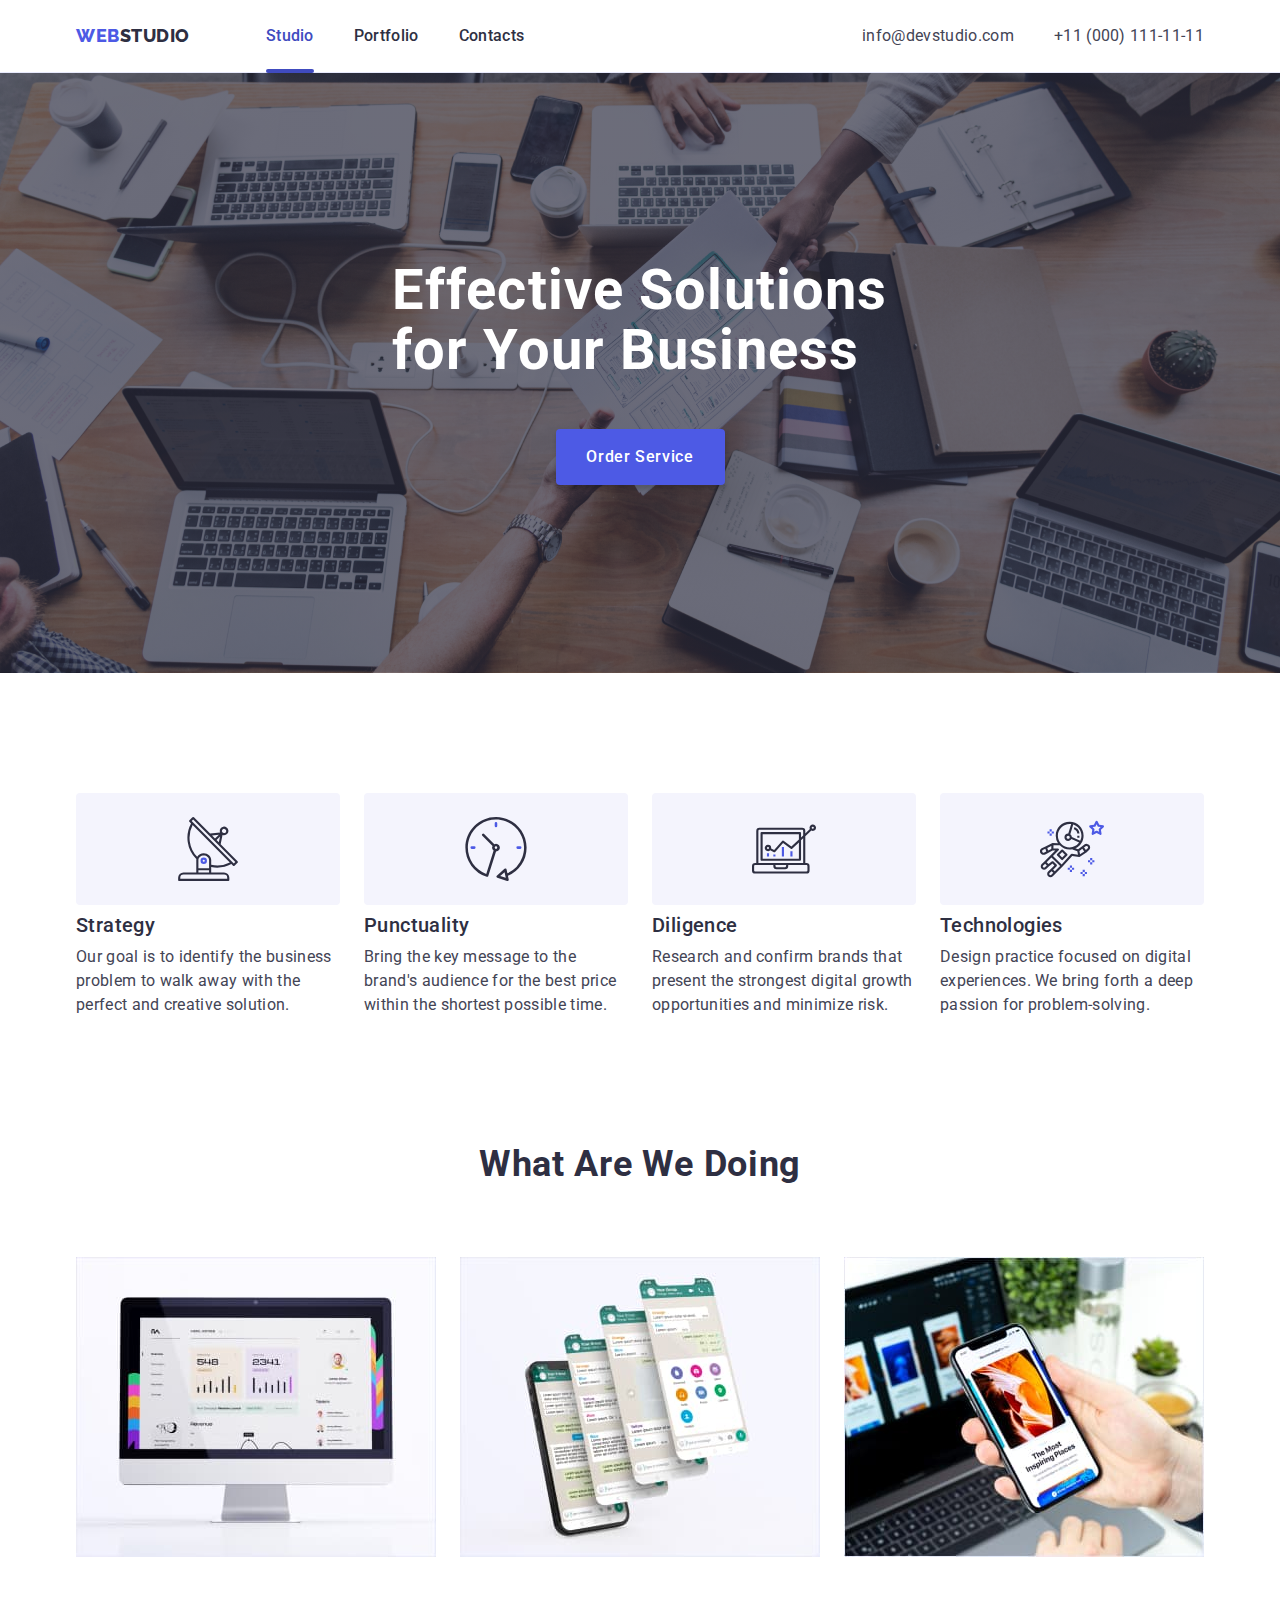
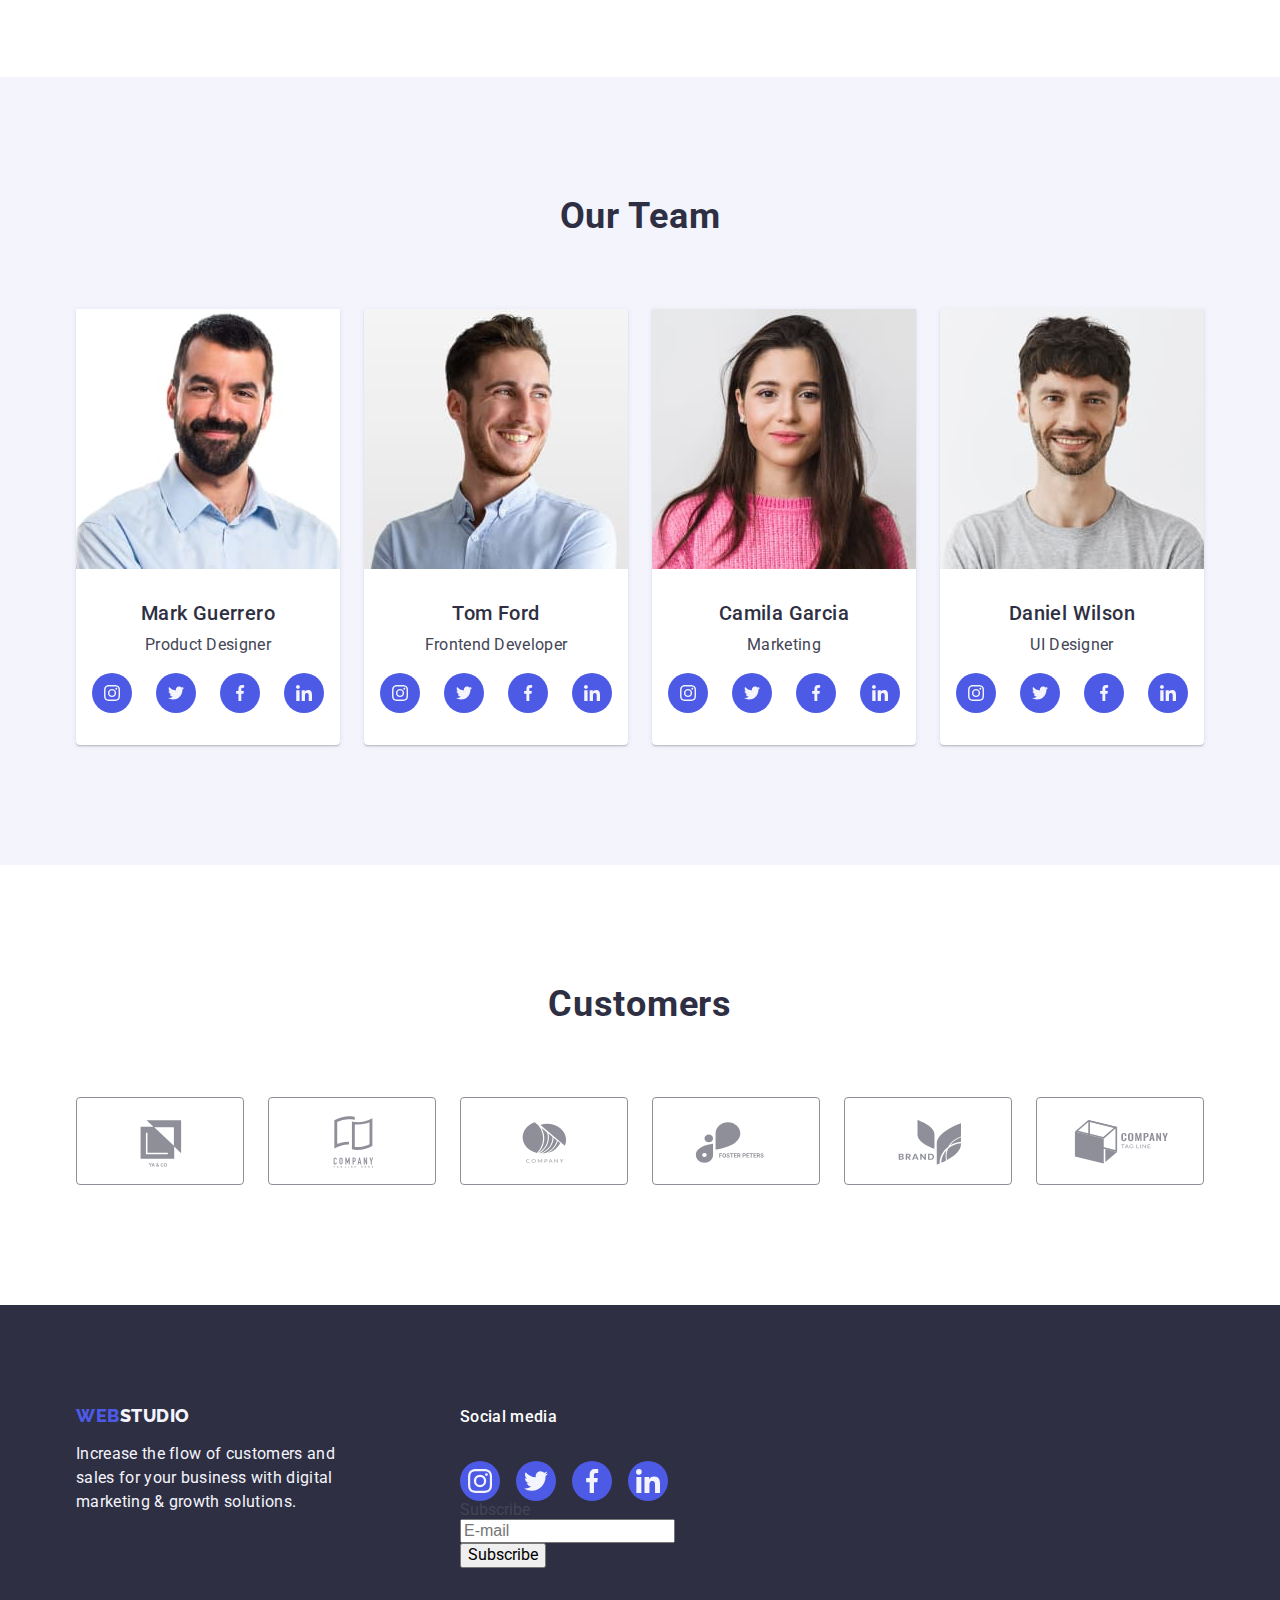
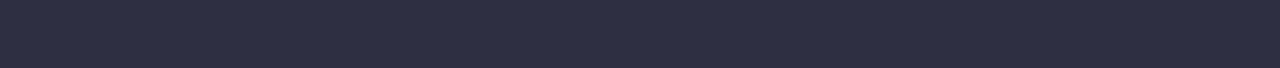
<file: index.html>
<!DOCTYPE html>
<html lang="en">
  <head>
    <meta charset="UTF-8" />
    <meta http-equiv="X-UA-Compatible" content="IE=edge" />
    <meta name="viewport" content="width=device-width, initial-scale=1.0" />
    <title>WebStudio</title>
    <link
      rel="stylesheet"
      href="https://cdn.jsdelivr.net/npm/modern-normalize@2.0.0/modern-normalize.min.css"
    />
    <link rel="preconnect" href="https://fonts.googleapis.com" />
    <link rel="preconnect" href="https://fonts.gstatic.com" crossorigin />
    <link
      href="https://fonts.googleapis.com/css2?family=Raleway:wght@800&family=Roboto:wght@400;500;700;900&display=swap"
      rel="stylesheet"
    />

    <link rel="stylesheet" href="./css/styles.css" />
  </head>

  <body>
    <header class="open">
      <div class="container header-div">
        <nav class="header-nav">
          <a class="logo link" href="./index.html">
            Web<span class="logotope">Studio</span></a
          >
          <ul class="list header-ul">
            <li>
              <a class="onelinks link active" href="./index.html">Studio</a>
            </li>
            <li>
              <a class="onelinks link" href="./portfolio.html">Portfolio</a>
            </li>
            <li><a class="onelinks link" href="">Contacts</a></li>
          </ul>
        </nav>
        <address class="net">
          <ul class="list header-ct">
            <li>
              <a class="contacts link" href="mailto:info@devstudio.com"
                >info@devstudio.com</a
              >
            </li>
            <li>
              <a class="contacts link" href="tel:+110001111111"
                >+11 (000) 111-11-11</a
              >
            </li>
          </ul>
        </address>
      </div>
    </header>
    <main>
      <section class="firstpage">
        <div class="main-title container">
          <h1 class="titles">Effective Solutions for Your Business</h1>
          <button class="orders" type="button" data-modal-open>
            Order Service
          </button>
        </div>
      </section>

      <section class="main-section-two">
        <div class="container two-container">
          <h2 hidden class="main-block visually-hidden">block</h2>

          <ul class="list section-box">
            <li class="text-four">
              <div class="icon-pictures">
                <svg class="icon-pictures-new" width="64" height="64">
                  <use href="./images/icons.svg#icon-anten"></use>
                </svg>
              </div>
              <h3 class="strategy">Strategy</h3>
              <p class="text">
                Our goal is to identify the business problem to walk away with
                the perfect and creative solution.
              </p>
            </li>
            <li class="text-four">
              <div class="icon-pictures">
                <svg class="icon-pictures-new" width="64" height="64">
                  <use href="./images/icons.svg#icon-clock"></use>
                </svg>
              </div>
              <h3 class="strategy">Punctuality</h3>
              <p class="text">
                Bring the key message to the brand's audience for the best price
                within the shortest possible time.
              </p>
            </li>
            <li class="text-four">
              <div class="icon-pictures">
                <svg class="icon-pictures-new" width="64" height="64">
                  <use href="./images/icons.svg#icon-diagram"></use>
                </svg>
              </div>
              <h3 class="strategy">Diligence</h3>
              <p class="text">
                Research and confirm brands that present the strongest digital
                growth opportunities and minimize risk.
              </p>
            </li>
            <li class="text-four">
              <div class="icon-pictures">
                <svg class="icon-pictures-new" width="64" height="64">
                  <use href="./images/icons.svg#icon-astronaut"></use>
                </svg>
              </div>
              <h3 class="strategy">Technologies</h3>
              <p class="text">
                Design practice focused on digital experiences. We bring forth a
                deep passion for problem-solving.
              </p>
            </li>
          </ul>
        </div>
      </section>
      <section class="section-three">
        <div class="main-what container">
          <h2 class="what">What are we doing</h2>
          <ul class="list div-three">
            <li class="div-three-li">
              <img
                class="images"
                src="./images/img1(1).jpg"
                alt="екран"
                width="360"
              />
            </li>
            <li class="div-three-li">
              <img
                class="images"
                src="./images/Rectangle71(2).jpg"
                alt="екран телефону"
                width="360"
              />
            </li>
            <li class="div-three-li">
              <img
                class="images"
                src="./images/Rectangle71(1)(1).jpg"
                alt="телефон"
                width="360"
              />
            </li>
          </ul>
        </div>
      </section>
      <section class="fours">
        <div class="main-fours container">
          <h2 class="team">Our Team</h2>
          <ul class="list fours-ul">
            <li class="focus">
              <img
                class="hours"
                src="./images/img(4).jpg"
                alt="чоловік"
                width="264"
              />
              <div class="people-div">
                <h3 class="people">Mark Guerrero</h3>
                <p class="profession">Product Designer</p>
                <ul class="list social-network">
                  <li class="social-li">
                    <a href="" class="social" aria-label="instagram"
                      ><svg class="network" width="16" height="16">
                        <use href="./images/icons.svg#icon-instagram"></use>
                      </svg>
                    </a>
                  </li>
                  <li class="social-li">
                    <a href="" class="social" aria-label="twitter"
                      ><svg class="network" width="16" height="16">
                        <use href="./images/icons.svg#icon-twitter-1"></use>
                      </svg>
                    </a>
                  </li>
                  <li class="social-li">
                    <a href="" class="social" aria-label="facebook"
                      ><svg class="network" width="16" height="16">
                        <use href="./images/icons.svg#icon-facebook"></use>
                      </svg>
                    </a>
                  </li>
                  <li class="social-li">
                    <a href="" class="social" aria-label="linkedin"
                      ><svg class="network" width="16" height="16">
                        <use href="./images/icons.svg#icon-linkedin"></use>
                      </svg>
                    </a>
                  </li>
                </ul>
              </div>
            </li>
            <li class="focus">
              <img
                class="hours"
                src="./images/img(1)(1).jpg"
                alt="чоловік"
                width="264"
              />
              <div class="people-div">
                <h3 class="people">Tom Ford</h3>
                <p class="profession">Frontend Developer</p>
                <ul class="list social-network">
                  <li class="social-li">
                    <a href="" class="social" aria-label="instagram"
                      ><svg class="network" width="16" height="16">
                        <use href="./images/icons.svg#icon-instagram"></use>
                      </svg>
                    </a>
                  </li>
                  <li class="social-li">
                    <a href="" class="social" aria-label="twitter"
                      ><svg class="network" width="16" height="16">
                        <use href="./images/icons.svg#icon-twitter-1"></use>
                      </svg>
                    </a>
                  </li>
                  <li class="social-li">
                    <a href="" class="social" aria-label="facebook"
                      ><svg class="network" width="16" height="16">
                        <use href="./images/icons.svg#icon-facebook"></use>
                      </svg>
                    </a>
                  </li>
                  <li class="social-li">
                    <a href="" class="social" aria-label="linkedin"
                      ><svg class="network" width="16" height="16">
                        <use href="./images/icons.svg#icon-linkedin"></use>
                      </svg>
                    </a>
                  </li>
                </ul>
              </div>
            </li>
            <li class="focus">
              <img
                class="hours"
                src="./images/img(2)(1).jpg"
                alt="жінка"
                width="264"
              />
              <div class="people-div">
                <h3 class="people">Camila Garcia</h3>
                <p class="profession">Marketing</p>
                <ul class="list social-network">
                  <li class="social-li">
                    <a href="" class="social" aria-label="instagram"
                      ><svg class="network" width="16" height="16">
                        <use href="./images/icons.svg#icon-instagram"></use>
                      </svg>
                    </a>
                  </li>
                  <li class="social-li">
                    <a href="" class="social" aria-label="twitter"
                      ><svg class="network" width="16" height="16">
                        <use href="./images/icons.svg#icon-twitter-1"></use>
                      </svg>
                    </a>
                  </li>
                  <li class="social-li">
                    <a href="" class="social" aria-label="facebook"
                      ><svg class="network" width="16" height="16">
                        <use href="./images/icons.svg#icon-facebook"></use>
                      </svg>
                    </a>
                  </li>
                  <li class="social-li">
                    <a href="" class="social" aria-label="linkedin"
                      ><svg class="network" width="16" height="16">
                        <use href="./images/icons.svg#icon-linkedin"></use>
                      </svg>
                    </a>
                  </li>
                </ul>
              </div>
            </li>
            <li class="focus">
              <img
                class="hours"
                src="./images/img(3)(1).jpg"
                alt="чоловік"
                width="264"
              />
              <div class="people-div">
                <h3 class="people">Daniel Wilson</h3>
                <p class="profession">UI Designer</p>
                <ul class="list social-network">
                  <li class="social-li">
                    <a href="" class="social" aria-label="instagram"
                      ><svg class="network" width="16" height="16">
                        <use href="./images/icons.svg#icon-instagram"></use>
                      </svg>
                    </a>
                  </li>
                  <li class="social-li">
                    <a href="" class="social" aria-label="twitter"
                      ><svg class="network" width="16" height="16">
                        <use href="./images/icons.svg#icon-twitter-1"></use>
                      </svg>
                    </a>
                  </li>
                  <li class="social-li">
                    <a href="" class="social" aria-label="facebook"
                      ><svg class="network" width="16" height="16">
                        <use href="./images/icons.svg#icon-facebook"></use>
                      </svg>
                    </a>
                  </li>
                  <li class="social-li">
                    <a href="" class="social" aria-label="linkedin"
                      ><svg class="network" width="16" height="16">
                        <use href="./images/icons.svg#icon-linkedin"></use>
                      </svg>
                    </a>
                  </li>
                </ul>
              </div>
            </li>
          </ul>
        </div>
      </section>
      <section class="section-six">
        <div class="container">
          <h2 class="customers">Customers</h2>
          <ul class="clients-list list">
            <li class="clients-item">
              <a href="" class="clients-link" aria-label="logo1"
                ><svg class="clients-icon" width="104" height="56">
                  <use href="./images/icons.svg#icon-Logo1"></use>
                </svg>
              </a>
            </li>
            <li class="clients-item">
              <a href="" class="clients-link" aria-label="logo2"
                ><svg class="clients-icon" width="104" height="56">
                  <use href="./images/icons.svg#icon-Logo2"></use>
                </svg>
              </a>
            </li>
            <li class="clients-item">
              <a href="" class="clients-link" aria-label="logo3"
                ><svg class="clients-icon" width="104" height="56">
                  <use href="./images/icons.svg#icon-Logo3"></use>
                </svg>
              </a>
            </li>
            <li class="clients-item">
              <a href="" class="clients-link" aria-label="logo4"
                ><svg class="clients-icon" width="104" height="56">
                  <use href="./images/icons.svg#icon-Logo4"></use>
                </svg>
              </a>
            </li>
            <li class="clients-item">
              <a href="" class="clients-link" aria-label="logo5"
                ><svg class="clients-icon" width="104" height="56">
                  <use href="./images/icons.svg#icon-Logo5"></use>
                </svg>
              </a>
            </li>
            <li class="clients-item">
              <a href="" class="clients-link" aria-label="logo6"
                ><svg class="clients-icon" width="104" height="56">
                  <use href="./images/icons.svg#icon-Logo6"></use>
                </svg>
              </a>
            </li>
          </ul>
        </div>
      </section>
    </main>
    <footer class="basement">
      <div class="container div-footer">
        <div class="footer-increase">
          <a class="logo link logo-footer" href="./index.html">
            Web<span class="spam">Studio</span></a
          >
          <p class="increase">
            Increase the flow of customers and sales for your business with
            digital marketing & growth solutions.
          </p>
        </div>
        <div class="social-footer">
          <p class="social-to">Social media</p>
          <ul class="list social-network-fo">
            <li class="social-li">
              <a href="" class="social-fo" aria-label="instagram"
                ><svg class="network" width="24" height="24">
                  <use href="./images/icons.svg#icon-instagram"></use>
                </svg>
              </a>
            </li>
            <li class="social-li">
              <a href="" class="social-fo" aria-label="twitter"
                ><svg class="network" width="24" height="24">
                  <use href="./images/icons.svg#icon-twitter-1"></use>
                </svg>
              </a>
            </li>
            <li class="social-li">
              <a href="" class="social-fo" aria-label="facebook"
                ><svg class="network" width="24" height="24">
                  <use href="./images/icons.svg#icon-facebook"></use>
                </svg>
              </a>
            </li>
            <li class="social-li">
              <a href="" class="social-fo" aria-label="linkedin"
                ><svg class="network" width="24" height="24">
                  <use href="./images/icons.svg#icon-linkedin"></use>
                </svg>
              </a>
            </li>
          </ul>
          <div class="form-div">
            <p class="form-p">Subscribe</p>
            <form class="form-fooret">
              <label class="form-lable">
                <input
                  class="form-input-email"
                  name="email"
                  type="email"
                  placeholder="E-mail"
                />
              </label>
              <button class="form-button" type="submit">Subscribe</button>
            </form>
          </div>
        </div>
      </div>
    </footer>
    <div class="backdrop is-hidden" data-modal>
      <div class="modal">
        <button class="modal-booton" type="button" data-modal-close>
          <svg class="mogal-icon" width="8" height="8">
            <use href="./images/icons.svg#icon-close-black-18dp-2-1"></use>
          </svg>
        </button>
        <p>Leave your contacts and we will call you back</p>
      </div>
    </div>
    <script src="./js/modal.js"></script>
  </body>
</html>
</file>
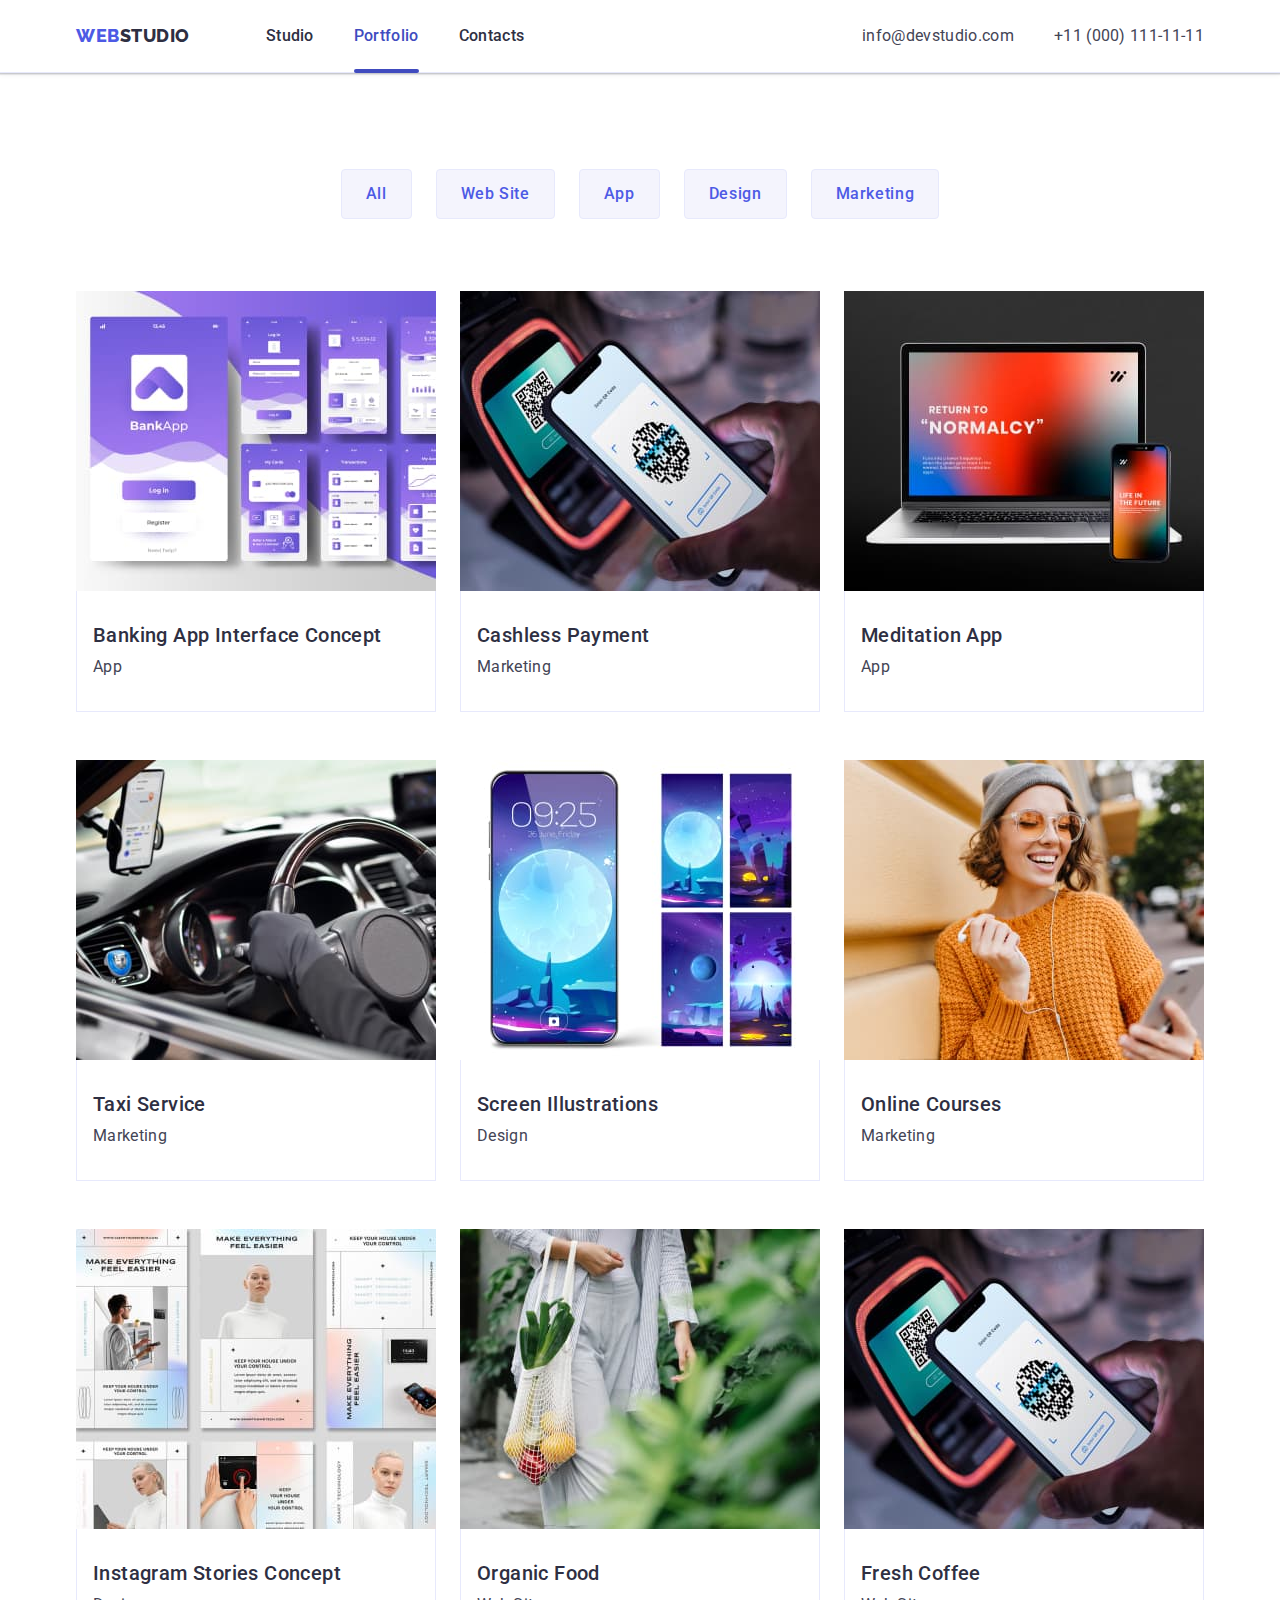
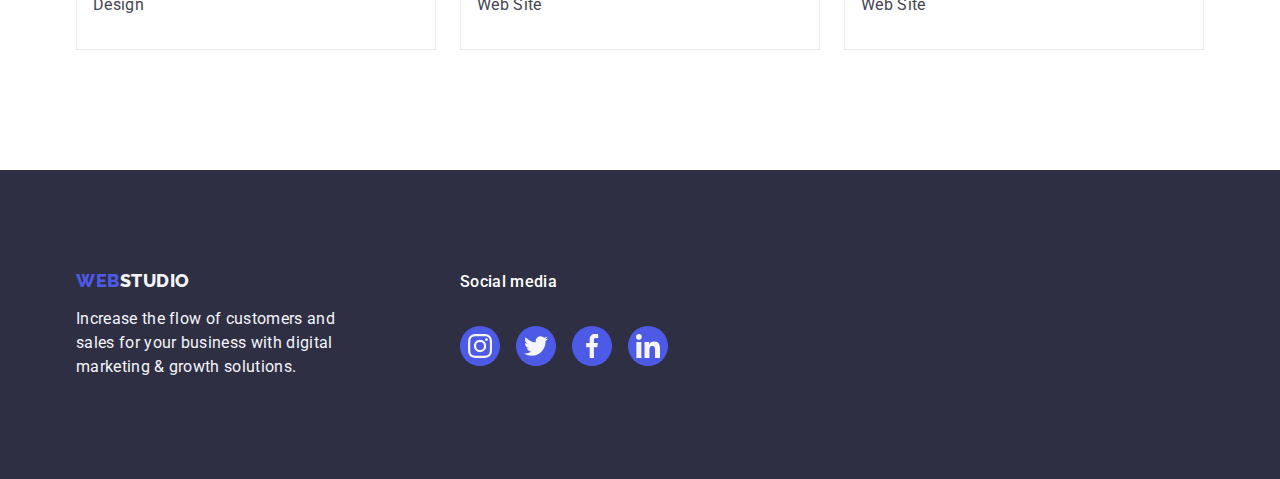
<file: portfolio.html>
<!DOCTYPE html>
<html lang="en">
  <head>
    <meta charset="UTF-8" />
    <meta http-equiv="X-UA-Compatible" content="IE=edge" />
    <meta name="viewport" content="width=device-width, initial-scale=1.0" />
    <title>WebStudio2</title>
    <link
      rel="stylesheet"
      href="https://cdn.jsdelivr.net/npm/modern-normalize@2.0.0/modern-normalize.min.css"
    />
    <link rel="preconnect" href="https://fonts.googleapis.com" />
    <link rel="preconnect" href="https://fonts.gstatic.com" crossorigin />
    <link
      href="https://fonts.googleapis.com/css2?family=Raleway:wght@800&family=Roboto:wght@400;500;700;900&display=swap"
      rel="stylesheet"
    />
    <link rel="stylesheet" href="./css/styles.css" />
  </head>
  <body>
    <header class="open">
      <div class="container header-div">
        <nav class="header-nav">
          <a class="logo link" href="./index.html">
            Web<span class="logotope">Studio</span></a
          >
          <ul class="list header-ul">
            <li>
              <a class="onelinks link" href="./index.html">Studio</a>
            </li>
            <li>
              <a class="onelinks link active" href="./portfolio.html"
                >Portfolio</a
              >
            </li>
            <li><a class="onelinks link" href="">Contacts</a></li>
          </ul>
        </nav>
        <address class="net">
          <ul class="list header-ct">
            <li>
              <a class="contacts link" href="mailto:info@devstudio.com"
                >info@devstudio.com</a
              >
            </li>
            <li>
              <a class="contacts link" href="tel:+110001111111"
                >+11 (000) 111-11-11</a
              >
            </li>
          </ul>
        </address>
      </div>
    </header>
    <main>
      <section class="main-portfolio">
        <div class="container">
          <h1 hidden class="visually-hidden">pressbutton</h1>
          <ul class="list portfolio-button">
            <li><button class="pressbutton" type="button">All</button></li>
            <li><button class="pressbutton" type="button">Web Site</button></li>
            <li><button class="pressbutton" type="button">App</button></li>
            <li><button class="pressbutton" type="button">Design</button></li>
            <li>
              <button class="pressbutton" type="button">Marketing</button>
            </li>
          </ul>

          <ul class="list portfolio-pictures">
            <li class="portfolio-im">
              <a class="link portfolio-link" href="">
                <div class="portfolio-window">
                  <img src="./images/dz2/img.jpg" alt="вкладки" width="360" />

                  <p class="overlay">
                    14 Stylish and User-Friendly App Design Concepts · Task
                    Manager App · Calorie Tracker App · Exotic Fruit Ecommerce
                    App · Cloud Storage App
                  </p>
                </div>
                <div class="portfolio-text">
                  <h2 class="page">Banking App Interface Concept</h2>
                  <p class="tab">App</p>
                </div>
              </a>
            </li>
            <li class="portfolio-im">
              <a class="link portfolio-link" href="">
                <div class="portfolio-window">
                  <img src="./images/dz2/img1.jpg" alt="сканер" width="360" />

                  <p class="overlay">
                    14 Stylish and User-Friendly App Design Concepts · Task
                    Manager App · Calorie Tracker App · Exotic Fruit Ecommerce
                    App · Cloud Storage App
                  </p>
                </div>
                <div class="portfolio-text">
                  <h2 class="page">Cashless Payment</h2>
                  <p class="tab">Marketing</p>
                </div>
              </a>
            </li>
            <li class="portfolio-im">
              <a class="link portfolio-link" href="">
                <div class="portfolio-window">
                  <img src="./images/dz2/img2.jpg" alt="сканер" width="360" />

                  <p class="overlay">
                    14 Stylish and User-Friendly App Design Concepts · Task
                    Manager App · Calorie Tracker App · Exotic Fruit Ecommerce
                    App · Cloud Storage App
                  </p>
                </div>
                <div class="portfolio-text">
                  <h2 class="page">Meditation App</h2>
                  <p class="tab">App</p>
                </div>
              </a>
            </li>
            <li class="portfolio-im">
              <a class="link portfolio-link" href="">
                <div class="portfolio-window">
                  <img src="./images/dz2/img3.jpg" alt="сканер" width="360" />

                  <p class="overlay">
                    14 Stylish and User-Friendly App Design Concepts · Task
                    Manager App · Calorie Tracker App · Exotic Fruit Ecommerce
                    App · Cloud Storage App
                  </p>
                </div>
                <div class="portfolio-text">
                  <h2 class="page">Taxi Service</h2>
                  <p class="tab">Marketing</p>
                </div>
              </a>
            </li>
            <li class="portfolio-im">
              <a class="link portfolio-link" href="">
                <div class="portfolio-window">
                  <img src="./images/dz2/img4.jpg" alt="сканер" width="360" />

                  <p class="overlay">
                    14 Stylish and User-Friendly App Design Concepts · Task
                    Manager App · Calorie Tracker App · Exotic Fruit Ecommerce
                    App · Cloud Storage App
                  </p>
                </div>
                <div class="portfolio-text">
                  <h2 class="page">Screen Illustrations</h2>
                  <p class="tab">Design</p>
                </div>
              </a>
            </li>
            <li class="portfolio-im">
              <a class="link portfolio-link" href="">
                <div class="portfolio-window">
                  <img src="./images/dz2/img5.jpg" alt="сканер" width="360" />

                  <p class="overlay">
                    14 Stylish and User-Friendly App Design Concepts · Task
                    Manager App · Calorie Tracker App · Exotic Fruit Ecommerce
                    App · Cloud Storage App
                  </p>
                </div>
                <div class="portfolio-text">
                  <h2 class="page">Online Courses</h2>
                  <p class="tab">Marketing</p>
                </div>
              </a>
            </li>
            <li class="portfolio-im">
              <a class="link portfolio-link" href="">
                <div class="portfolio-window">
                  <img src="./images/dz2/img6.jpg" alt="сканер" width="360" />

                  <p class="overlay">
                    14 Stylish and User-Friendly App Design Concepts · Task
                    Manager App · Calorie Tracker App · Exotic Fruit Ecommerce
                    App · Cloud Storage App
                  </p>
                </div>
                <div class="portfolio-text">
                  <h2 class="page">Instagram Stories Concept</h2>
                  <p class="tab">Design</p>
                </div>
              </a>
            </li>
            <li class="portfolio-im">
              <a class="link portfolio-link" href="">
                <div class="portfolio-window">
                  <img src="./images/dz2/img7.jpg" alt="сканер" width="360" />

                  <p class="overlay">
                    14 Stylish and User-Friendly App Design Concepts · Task
                    Manager App · Calorie Tracker App · Exotic Fruit Ecommerce
                    App · Cloud Storage App
                  </p>
                </div>
                <div class="portfolio-text">
                  <h2 class="page">Organic Food</h2>
                  <p class="tab">Web Site</p>
                </div>
              </a>
            </li>
            <li class="portfolio-im">
              <a class="link portfolio-link" href="">
                <div class="portfolio-window">
                  <img src="./images/dz2/img1.jpg" alt="сканер" width="360" />

                  <p class="overlay">
                    14 Stylish and User-Friendly App Design Concepts · Task
                    Manager App · Calorie Tracker App · Exotic Fruit Ecommerce
                    App · Cloud Storage App
                  </p>
                </div>
                <div class="portfolio-text">
                  <h2 class="page">Fresh Coffee</h2>
                  <p class="tab">Web Site</p>
                </div>
              </a>
            </li>
          </ul>
        </div>
      </section>
    </main>

    <footer class="basement">
      <div class="container div-footer">
        <div class="footer-increase">
          <a class="logo link logo-footer" href="./index.html">
            Web<span class="spam">Studio</span></a
          >
          <p class="increase">
            Increase the flow of customers and sales for your business with
            digital marketing & growth solutions.
          </p>
        </div>
        <div class="social-footer">
          <p class="social-to">Social media</p>
          <ul class="list social-network-fo">
            <li class="social-li">
              <a href="" class="social-fo" aria-label="instagram"
                ><svg class="network" width="24" height="24">
                  <use href="./images/icons.svg#icon-instagram"></use>
                </svg>
              </a>
            </li>
            <li class="social-li">
              <a href="" class="social-fo" aria-label="twitter"
                ><svg class="network" width="24" height="24">
                  <use href="./images/icons.svg#icon-twitter-1"></use>
                </svg>
              </a>
            </li>
            <li class="social-li">
              <a href="" class="social-fo" aria-label="facebook"
                ><svg class="network" width="24" height="24">
                  <use href="./images/icons.svg#icon-facebook"></use>
                </svg>
              </a>
            </li>
            <li class="social-li">
              <a href="" class="social-fo" aria-label="linkedin"
                ><svg class="network" width="24" height="24">
                  <use href="./images/icons.svg#icon-linkedin"></use>
                </svg>
              </a>
            </li>
          </ul>
        </div>
      </div>
    </footer>
  </body>
</html>
</file>
<file: css/styles.css>
:root {
  --primary-navy-color: #2e2f42;
  --primary-slate-color: #434455;
  --primary-cloud-color: #f4f4fd;
  --primary-white-color: #ffffff;
  --primary-iris-color: #4d5ae5;
  --primary-ocean-color: #404bbf;
  --primary-light-color: #8e8f99;
  --cloud-color: #f4f4fd;
  --green-color: #31d0aa;

  --primary-text: "Roboto", sans-serif;
  --secondary-text: "Raleway", sans-serif;
  --border-color-button: #e7e9fc;
}

h1,
h2,
h3,
p {
  margin-bottom: 0;
  margin-top: 0;
}
ul {
  margin-top: 0;
  margin-bottom: 0;
  padding-left: 0;
}
img {
  display: block;
}

body {
  font-family: "Roboto", sans-serif;
  color: #434455;
  background-color: #ffffff;
}
input {
  font-family: sans-serif;
}
/* Голова */
.open {
  box-shadow: 0px 2px 1px rgba(46, 47, 66, 0.08),
    0px 1px 1px rgba(46, 47, 66, 0.16), 0px 1px 6px rgba(46, 47, 66, 0.08);
}
.logo {
  font-family: "Raleway", sans-serif;
  font-weight: 800;
  font-size: 18px;
  text-transform: uppercase;
  line-height: 1.17;
  letter-spacing: 0.03em;
  color: #4d5ae5;
  text-decoration: none;

  display: inline-block;

  margin-right: 76px;
}
.link {
  text-decoration: none;

  transition-duration: 250ms;
  transition-timing-function: cubic-bezier(0.4, 0, 0.2, 1);
  transition-property: color;
}
.logotope {
  color: #2e2f42;
}

.onelinks {
  color: var(--primary-navy-color);
  font-weight: 500;
  font-size: 16px;
  letter-spacing: 0.02em;
  text-decoration: none;
  font-family: "Roboto", sans-serif;
  line-height: 1.5;
  padding: 24px 0;
  display: flex;
  flex-direction: row;
  gap: 40px;

  align-items: center;
  transition: color 250ms cubic-bezier(0.4, 0, 0.2, 1);
}
.onelinks:hover {
  color: var(--primary-ocean-color);
}
.onelinks:focus {
  color: var(--primary-ocean-color);
}
.active {
  color: var(--primary-ocean-color);
  position: relative;
}
.active::after {
  position: absolute;
  border-radius: 2px;
  background-color: var(--primary-ocean-color);
  width: 100%;
  height: 4px;
  content: "";
  bottom: -1px;
  left: 0;
}
.contacts {
  font-family: "Roboto", sans-serif;
  font-size: 16px;
  line-height: 1.5;
  letter-spacing: 0.02em;
  color: var(--primary-slate-color);
  text-decoration: none;

  gap: 40px;
  transition: color 250ms cubic-bezier(0.4, 0, 0.2, 1);
}
.contacts:hover {
  color: var(--primary-ocean-color);
}
.contacts:focus {
  color: var(--primary-ocean-color);
}

.list {
  list-style: none;
  font-style: normal;
}

.net {
  font-style: normal;
}
/* Главная страницв */
.firstpage {
  background-color: var(--primary-navy-color);
  padding-top: 188px;
  padding-bottom: 188px;
  background-image: linear-gradient(
      rgba(46, 47, 66, 0.7),
      rgba(46, 47, 66, 0.7)
    ),
    url(../images/dz2/dz4/hero.jpg);

  background-repeat: no-repeat;
  background-position: center;
  background-size: cover;
  max-width: 1440px;
}
.two-container {
  margin-bottom: 8px;
}
.titles {
  font-family: "Roboto", sans-serif;
  font-size: 56px;
  line-height: 1.07;
  letter-spacing: 0.02em;

  color: #ffffff;

  max-width: 496px;
  margin-bottom: 48px;
  margin-left: auto;
  margin-right: auto;
}
.orders {
  background-color: #4d5ae5;
  font-family: "Roboto", sans-serif;
  font-weight: 500;
  font-size: 16px;
  line-height: 1.5;
  letter-spacing: 0.04em;
  cursor: pointer;
  color: var(--primary-white-color);
  display: block;

  height: 56px;
  border: none;
  border-radius: 4px;
  min-width: 169px;
  margin-left: auto;
  margin-right: auto;

  box-shadow: 0px 4px 4px 0px rgba(0, 0, 0, 0.15);
  transition-duration: 250ms;
  transition-timing-function: cubic-bezier(0.4, 0, 0.2, 1);
  transition-property: background-color;
}
.orders:hover {
  background-color: #404bbf;
}
.orders:focus {
  background-color: #404bbf;
}

/* статьи */
.text-four {
  width: calc((100% - 3 * 24px) / 4);
}
.strategy {
  font-family: "Roboto", sans-serif;
  font-weight: 500;
  font-size: 20px;
  line-height: 1.2;
  letter-spacing: 0.02em;
  color: var(--primary-navy-color);
  margin-bottom: 8px;
}
.text {
  font-family: "Roboto", sans-serif;
  font-weight: 400;
  font-size: 16px;
  line-height: 1.5;
  letter-spacing: 0.02em;
  color: var(--primary-slate-color);
  text-align: left;
}

/* Чем занимаются */
.what {
  font-family: "Roboto", sans-serif;
  font-weight: 700;
  font-size: 36px;
  line-height: 1.11;
  letter-spacing: 0.02em;
  color: var(--primary-navy-color);
  text-align: center;
  text-transform: capitalize;
  margin-bottom: 72px;
}
.fours {
  background-color: #f4f4fd;
  padding: 120px 0;
}
.focus {
  background-color: #ffffff;
  width: calc((100% - 3 * 24px) / 4);
  border-radius: 0 0 4px 4px;

  box-shadow: 0px 2px 1px 0px rgba(46, 47, 66, 0.08),
    0px 1px 1px 0px rgba(46, 47, 66, 0.16),
    0px 1px 6px 0px rgba(46, 47, 66, 0.08);
}
.team {
  font-family: "Roboto", sans-serif;
  font-weight: 700;
  font-size: 36px;
  line-height: 1.11;
  letter-spacing: 0.02em;
  text-align: center;
  text-transform: capitalize;
  color: var(--primary-navy-color);
  margin-bottom: 72px;
}
.people {
  font-family: "Roboto", sans-serif;
  font-weight: 500;
  font-size: 20px;
  line-height: 1.2;
  letter-spacing: 0.02em;
  text-align: center;
  color: var(--primary-navy-color);
  background-color: #ffffff;
  text-align: center;
  margin-bottom: 8px;
}
.profession {
  font-family: "Roboto", sans-serif;
  font-weight: 400;
  font-size: 16px;
  line-height: 1.5;
  letter-spacing: 0.02em;
  text-align: center;
  color: var(--primary-slate-color);
  background-color: #ffffff;
  text-align: center;
}

/* Подвал */
.basement {
  background-color: var(--primary-navy-color);
  padding-top: 100px;
  padding-bottom: 100px;
  display: flex;
  align-items: center;
}
.increase {
  font-family: "Roboto", sans-serif;
  font-weight: 400;
  font-size: 16px;
  line-height: 1.5;
  letter-spacing: 0.02em;
  color: var(--primary-cloud-color);
  width: 264px;
  height: 72px;
}
/* Вторая страница */
.pressbutton {
  font-family: "Roboto", sans-serif;
  font-weight: 500;
  font-size: 16px;
  line-height: 1.5;
  letter-spacing: 0.04em;
  color: var(--primary-iris-color);
  background-color: var(--primary-cloud-color);
  cursor: pointer;
  padding: 12px 24px;
  border: 1px solid var(--border-color-button);
  transition: color 250ms cubic-bezier(0.4, 0, 0.2, 1),
    background-color 250ms cubic-bezier(0.4, 0, 0.2, 1),
    border-color 250ms cubic-bezier(0.4, 0, 0.2, 1),
    box-shadow 250ms cubic-bezier(0.4, 0, 0.2, 1);
  border-radius: 4px;
}
.pressbutton:hover {
  color: var(--primary-white-color);
  background-color: var(--primary-ocean-color);
  border: 1px solid transparent;

  box-shadow: 0px 2px 2px 0px rgba(0, 0, 0, 0.12),
    0px 2px 1px 0px rgba(0, 0, 0, 0.08), 0px 3px 1px 0px rgba(0, 0, 0, 0.1);
}
.pressbutton:focus {
  color: var(--primary-white-color);
  background-color: var(--primary-ocean-color);
  border: 1px solid transparent;
  box-shadow: 0px 2px 2px 0px rgba(0, 0, 0, 0.12),
    0px 2px 1px 0px rgba(0, 0, 0, 0.08), 0px 3px 1px 0px rgba(0, 0, 0, 0.1);
}

.web {
  font-family: "Roboto", sans-serif;
  font-weight: 500;
  font-size: 16px;
  line-height: 1.5;
  letter-spacing: 0.04em;
  color: var(--primary-iris-color);
  background-color: var(--primary-cloud-color);
  cursor: pointer;
  transition-duration: 250ms;
  transition-timing-function: cubic-bezier(0.4, 0, 0.2, 1);
  transition-property: background-color;
}
.web:hover {
  color: var(--primary-white-color);
  background-color: var(--primary-ocean-color);
}
.web:focus {
  color: var(--primary-white-color);
  background-color: var(--primary-ocean-color);
}
.app {
  font-family: "Roboto", sans-serif;
  font-weight: 500;
  font-size: 16px;
  line-height: 1.5;
  letter-spacing: 0.04em;
  color: var(--primary-iris-color);
  background-color: var(--primary-cloud-color);
  cursor: pointer;
  transition-duration: 250ms;
  transition-timing-function: cubic-bezier(0.4, 0, 0.2, 1);
  transition-property: background-color;
}
.app:hover {
  color: var(--primary-white-color);
  background-color: var(--primary-ocean-color);
}
.app:focus {
  color: var(--primary-white-color);
  background-color: var(--primary-ocean-color);
}
.design {
  font-family: "Roboto", sans-serif;
  font-weight: 500;
  font-size: 16px;
  line-height: 1.5;
  letter-spacing: 0.04em;
  color: var(--primary-iris-color);
  background-color: var(--primary-cloud-color);
  cursor: pointer;
  transition-duration: 250ms;
  transition-timing-function: cubic-bezier(0.4, 0, 0.2, 1);
  transition-property: background-color;
}
.design:hover {
  color: var(--primary-white-color);
  background-color: var(--primary-ocean-color);
}
.design:focus {
  color: var(--primary-white-color);
  background-color: var(--primary-ocean-color);
}
.list {
  list-style: none;
}

.markering {
  font-family: "Roboto", sans-serif;
  font-weight: 500;
  font-size: 16px;
  line-height: 1.5;
  letter-spacing: 0.04em;
  color: var(--primary-iris-color);
  background-color: var(--primary-cloud-color);
  cursor: pointer;
  transition-duration: 250ms;
  transition-timing-function: cubic-bezier(0.4, 0, 0.2, 1);
  transition-property: background-color;
}
.markering:hover {
  color: var(--primary-white-color);
  background-color: var(--primary-ocean-color);
}
.markering:focus {
  color: var(--primary-white-color);
  background-color: var(--primary-ocean-color);
}

.page {
  font-family: "Roboto", sans-serif;
  font-weight: 500;
  font-size: 20px;
  line-height: 1.2;
  letter-spacing: 0.02em;
  color: var(--primary-navy-color);
  margin-bottom: 8px;
}
.tab {
  font-family: "Roboto", sans-serif;
  font-weight: 400;
  font-size: 16px;
  line-height: 1.5;
  letter-spacing: 0.02em;
  color: var(--primary-slate-color);
}

.add {
  font-style: normal;
}
.blue {
  font-style: normal;
}

.spam {
  color: #f4f4fd;
}

.header-nav {
  display: flex;
  align-items: center;
}

.header-link {
  gap: 40px;
}
.open {
  border-bottom: 1px solid #e7e9fc;
}
.container {
  width: 1158px;
  margin-left: auto;
  margin-right: auto;
  padding-left: 15px;
  padding-right: 15px;
}
.header-ul {
  display: flex;
  gap: 40px;
}
.header-ct {
  display: flex;

  gap: 40px;
}
.header-div {
  display: flex;
  justify-content: space-between;
  align-items: center;
  height: 72px;
}
.logo-footer {
  margin-bottom: 16px;
}
.main-section-two {
  padding: 120px 0;
}
.section-box {
  gap: 24px;
  display: flex;
}

.section-three {
  padding-bottom: 120px;
}

.visually-hidden {
  position: absolute;
  width: 1px;
  height: 1px;
  margin: -1px;
  border: 0;
  padding: 0;
  white-space: nowrap;
  clip-path: inset(100%);
  clip: rect(0 0 0 0);
  overflow: hidden;
}

.div-three {
  display: flex;
  gap: 24px;
}

.div-three-li {
  width: calc((100%-2 * 24px) / 3);
}
.fours-ul {
  display: flex;
  gap: 24px;
}
.people-div {
  padding: 32px 0;
}
.main-portfolio {
  padding: 96px 0 120px 0;
}
.portfolio-button {
  display: flex;
  justify-content: center;
  gap: 24px;
  margin-bottom: 72px;
}
.portfolio-pictures {
  display: flex;
  flex-wrap: wrap;
  column-gap: 24px;
  row-gap: 48px;
}

.portfolio-im {
  width: calc((100% - 48px) / 3);
  transition-duration: 250ms;
  transition-timing-function: cubic-bezier(0.4, 0, 0.2, 1);
  transition-property: background-color;
  position: relative;
  overflow: hidden;
}
.portfolio-im:hover {
  box-shadow: 0px 2px 1px 0px rgba(46, 47, 66, 0.08),
    0px 1px 1px 0px rgba(46, 47, 66, 0.16),
    0px 1px 6px 0px rgba(46, 47, 66, 0.08);
}
.portfolio-im:hover .overlay {
  transform: translateY(0);
}

.portfolio-text {
  padding: 32px 16px;
  border: 1px solid var(--border-color-button);
  border-top: none;
}
.portfolio-link {
  display: block;
  transition: box-shadow 250ms cubic-bezier(0.4, 0, 0.2, 1);
}
.portfolio-link:hover {
  box-shadow: 0px 1px 6px rgba(46, 47, 66, 0.08),
    0px 1px 1px rgba(46, 47, 66, 0.16), 0px 2px 1px rgba(46, 47, 66, 0.08);
  transform: translateY(0%);
}
.portfolio-div {
  position: relative;
  overflow: hidden;
}

/* section six */
.section-six {
  padding-top: 120px;
  padding-bottom: 120px;
}
.customers {
  font-size: 36px;
  line-height: 1.11;
  text-align: center;
  letter-spacing: 0.02em;
  text-transform: capitalize;
  margin-bottom: 72px;
  color: var(--primary-navy-color);
}
.clients-list {
  display: flex;
  justify-content: center;
  gap: 24px;
}

.clients-link {
  display: flex;
  width: 168px;
  height: 88px;
  justify-content: center;
  align-items: center;
  border: 1px solid var(--primary-light-color);
  border-radius: 4px;
  color: var(--primary-light-color);
  transition: border-color 250ms cubic-bezier(0.4, 0, 0.2, 1),
    color 250ms cubic-bezier(0.4, 0, 0.2, 1);
}
.clients-link:hover,
.clients-link:focus {
  border-color: var(--primary-ocean-color);
  color: var(--primary-ocean-color);
}
.clients-link:hover .clients-icon {
  fill: var(--primary-ocean-color);
}
.clients-icon {
  transition-duration: 250ms;
  transition-timing-function: cubic-bezier(0.4, 0, 0.2, 1);
  transition-property: fill;
  margin: 16px 32px;
  fill: currentColor;
}
.icon-pictures {
  border-radius: 4px;
  background-color: var(--cloud-color);
  width: 264px;
  height: 112px;
  align-items: center;
  justify-content: center;
  margin-bottom: 8px;
  display: flex;
}
.social-network {
  display: flex;
  gap: 24px;
  margin-top: 8px;
  justify-content: center;
}
.social-network-fo {
  display: flex;
  gap: 16px;
  margin-top: 8px;
  justify-content: center;
}
.social-li {
  display: flex;
  gap: 16px;
  margin-top: 8px;
  justify-content: center;
}
.social {
  display: flex;
  background-color: var(--primary-iris-color);
  border-radius: 50%;
  justify-content: center;
  align-items: center;
  width: 40px;
  height: 40px;
  transition-duration: 250ms;
  transition-timing-function: cubic-bezier(0.4, 0, 0.2, 1);
  transition-property: background-color;
}
.social:hover,
.social:focus {
  background-color: var(--primary-ocean-color);
}
.network {
  fill: var(--primary-cloud-color);
}
.social-to {
  font-size: 16px;
  font-weight: 500;
  line-height: 1.5;
  letter-spacing: 0.02em;
  margin-bottom: 16px;
  color: var(--primary-white-color);
  font-family: "Roboto", sans-serif;
}
.social-footer {
  display: flex;
  flex-direction: column;
  width: 208px;
}
.social-fo {
  display: flex;
  background-color: var(--primary-iris-color);
  border-radius: 50%;
  justify-content: center;
  align-items: center;
  width: 40px;
  height: 40px;
  transition-duration: 250ms;
  transition-timing-function: cubic-bezier(0.4, 0, 0.2, 1);
  transition-property: background-color;
}
.social-fo:hover,
.social-fo:focus {
  background-color: var(--green-color);
}

.footer-increase {
  margin-right: 120px;
}
.div-footer {
  display: flex;
  align-items: baseline;
}
.portfolio-window {
  overflow: hidden;
  position: relative;
}
.overlay {
  background-color: var(--primary-iris-color);
  display: flex;

  align-items: center;
  position: absolute;
  top: 0;
  left: 0;
  width: 100%;
  height: 100%;

  justify-content: center;
  transform: translateY(100%);
  transition: transform 250ms ease-in-out;
  transition-property: transform;
  transition: transform 250ms cubic-bezier(0.4, 0, 0.2, 1);
  color: var(--primary-cloud-color);
  font-size: 16px;

  line-height: 1.5;
  letter-spacing: 0.32px;

  text-align: center;
  padding: 40px 32px;
}

/* window */

.backdrop {
  position: fixed;
  top: 0;
  left: 0;
  width: 100%;
  height: 100%;
  background-color: rgba(46, 47, 66, 0.4);
  transition: opacity 250ms cubic-bezier(0.4, 0, 0.2, 1),
    visibility 250ms cubic-bezier(0.4, 0, 0.2, 1);
}
.is-hidden {
  opacity: 0;
  visibility: hidden;
  pointer-events: none;
}
.modal {
  width: 408px;
  min-height: 584px;
  border-radius: 4px;
  background-color: #fcfcfc;
  box-shadow: 0px 2px 1px 0px rgba(0, 0, 0, 0.2),
    0px 1px 3px 0px rgba(0, 0, 0, 0.12), 0px 1px 1px 0px rgba(0, 0, 0, 0.14);
  position: absolute;
  top: 50%;
  left: 50%;
  transform: translateX(-50%) translateY(-50%);
  padding-right: 0;
  transition: transform 250ms cubic-bezier(0.4, 0, 0.2, 1);
}
.mogal-icon {
  stroke: var(--primary-navy-color);
  transition: fill 250ms cubic-bezier(0.4, 0, 0.2, 1);
}
.modal-booton {
  position: absolute;
  top: 24px;
  right: 24px;
  width: 24px;
  height: 24px;
  border-radius: 50%;
  border: 1px solid rgba(0, 0, 0, 0.1);
  background-color: #e7e9fc;

  padding: 0;
  display: flex;
  align-items: center;
  justify-content: center;
  cursor: pointer;
  transition: background-color 250ms cubic-bezier(0.4, 0, 0.2, 1),
    border 250ms cubic-bezier(0.4, 0, 0.2, 1);
}
.modal-booton:hover,
.modal-booton:focus {
  border: none;
  background-color: var(--primary-ocean-color);
  fill: var(--primary-white-color);
}
</file>
